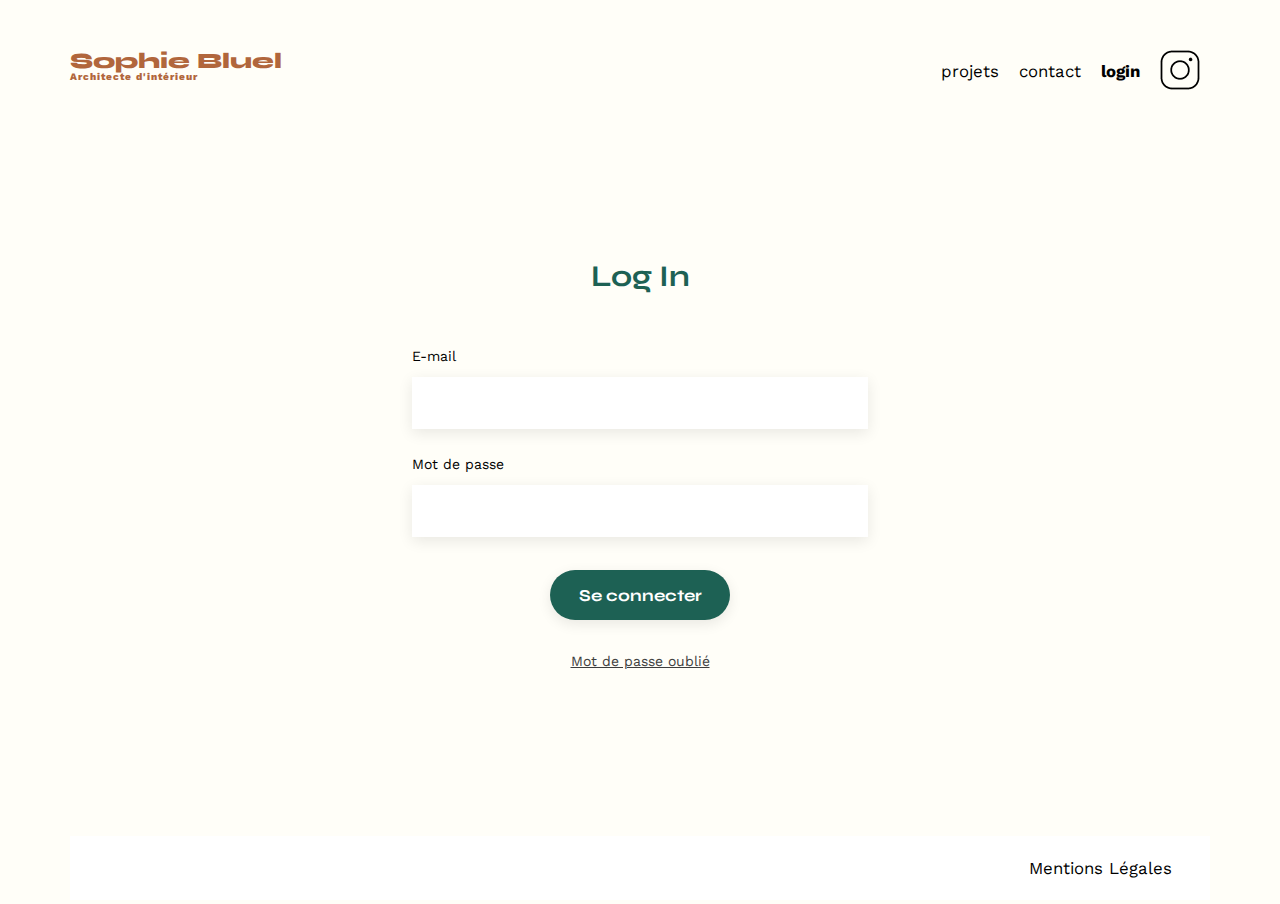
<file: FrontEnd/login.html>
<!DOCTYPE html>
<html lang="fr">
<head>
	<meta charset="UTF-8">
	<title>Sophie Bluel - Architecte d'intérieur</title>
    <link rel="icon" type="image/x-icon" href="/Users/deniskoshevko/Desktop/P3 Portfolio Architecte/Portfolio-architecte-sophie-bluel-master/FrontEnd/assets/icons/favicon.png">
	<meta name="viewport" content="width=device-width, initial-scale=1.0">
	<link rel="preconnect" href="https://fonts.googleapis.com">
	<link rel="preconnect" href="https://fonts.gstatic.com" crossorigin>
	<link href="https://fonts.googleapis.com/css2?family=Syne:wght@700;800&family=Work+Sans&display=swap" rel="stylesheet">
	<meta name="description" content="">
	<link rel="stylesheet" href="./assets/style.css">
</head>
<body id="flex-body">
    <header id="header-login">
        <a href="./index.html"><h1>Sophie Bluel<span>Architecte d'intérieur</span></h1></a>
        <nav>
            <ul>
                <li><a href="./index.html">projets</a></li>
                <li><a href="./index.html#contact">contact</a></li>
                <li><a href="./login.html" class="selected-page">login</a></li>
                <li><img src="./assets/icons/instagram.png" alt="Instagram"></li>
            </ul>
        </nav>
    </header>
    <main>
        <section id="connection">
            <h2>Log In</h2>
            <form name="login" method="post" id="login">
                <label for="email">E-mail</label>
                <input type="email" name="email" id="email">
                <label for="password">Mot de passe</label>
                <input type="password" name="password" id="password">
                <input type="submit" value="Se connecter" id="connection-btn">
            </form>
            <a href="" id="forgotten-password">Mot de passe oublié</a>
        </section>
    </main>
    <footer>
        <nav>
            <ul>
                <li>Mentions Légales</li>
            </ul>
        </nav>
    </footer>
    <script src="assets/login.js"></script>
</body>
</html>
</file>
<file: FrontEnd/assets/style.css>
/* http://meyerweb.com/eric/tools/css/reset/
   v2.0 | 20110126
   License: none (public domain)
*/

html, body, div, span, applet, object, iframe,
h1, h2, h3, h4, h5, h6, p, blockquote, pre,
a, abbr, acronym, address, big, cite, code,
del, dfn, em, img, ins, kbd, q, s, samp,
small, strike, strong, sub, sup, tt, var,
b, u, i, center,
dl, dt, dd, ol, ul, li,
fieldset, form, label, legend,
table, caption, tbody, tfoot, thead, tr, th, td,
article, aside, canvas, details, embed,
figure, figcaption, footer, header, hgroup,
menu, nav, output, ruby, section, summary,
time, mark, audio, video {
	margin: 0;
	padding: 0;
	border: 0;
	font-size: 100%;
	font: inherit;
	vertical-align: baseline;
}
/* HTML5 display-role reset for older browsers */
article, aside, details, figcaption, figure,
footer, header, hgroup, menu, nav, section {
	display: block;
}
body {
	line-height: 1;
	position: relative;
}
ol, ul {
	list-style: none;
}
blockquote, q {
	quotes: none;
}
blockquote:before, blockquote:after,
q:before, q:after {
	content: '';
	content: none;
}
table {
	border-collapse: collapse;
	border-spacing: 0;
}
a{
	text-decoration: none;
	color: unset;
}
/** end reset css**/
body {
	max-width: 1140px;
	margin:auto;
	font-family: 'Work Sans' ;
	font-size: 14px;
	background-color: #FFFEF8;
}
header {
	display: flex;
	justify-content: space-between;
	margin: 50px 0
}
section {
	margin: 50px 0
}

h1{
	display: flex;
	flex-direction: column;
	font-family: 'Syne';
	font-size: 22px;
	font-weight: 800;
	color: #B1663C;
}

h1 > span {
	font-family: 'Work Sans';
	font-size:10px;
	letter-spacing: 0.1em;
}

h2{
	font-family: 'Syne';
	font-weight: 700;
	font-size: 30px;
	color: #1D6154;
}
nav ul {
	display: flex;
	align-items: center;
	list-style-type: none;

}
nav li {
	padding: 0 10px;
	font-size: 1.2em;
}
li:hover {
	color: #B1663C;
}
#introduction {
	display: flex;
	align-items: center;
}
#introduction figure {
	flex: 1;
}
#introduction img {
	display: block;
	margin: auto;
	width: 80%;
}

#introduction article {
	flex: 1;
}
#introduction h2 {
	margin-bottom: 1em;
}

#introduction p {
	margin-bottom: 0.5em;
}
#portfolio h2 {
	text-align: center;
	margin-bottom: 1em;
}
.gallery {
	width: 100%;
	display: grid;
	grid-template-columns: 1fr 1fr 1fr;
	grid-column-gap: 20px;
	grid-row-gap: 20px;
}

.gallery img {
	width: 100%;

}
#contact {
	width: 50%;
	margin: auto;
}
#contact > * {
	text-align: center;

}
#contact h2{
	margin-bottom: 20px;
}
#contact form {
	text-align: left;
	margin-top: 30px;
	display: flex;
	flex-direction: column;
}

#contact input {
	height: 50px;
	font-size: 1.2em;
	border: none;
	box-shadow: 0px 4px 14px rgba(0, 0, 0, 0.09);
}
#contact label {
	margin: 2em 0 1em 0;
}
#contact textarea {
	border: none;
	box-shadow: 0px 4px 14px rgba(0, 0, 0, 0.09);
}

input[type="submit"]{
	font-family: 'Syne';
	font-weight: 700;
	color: white;
	background-color: #1D6154;
	margin : 2em auto ;
	width: 180px;
	text-align: center;
	border-radius: 60px ;
}
input[type="submit"]:hover{
	cursor: pointer;
}

.selected-page{
	font-weight: bold;
}

footer{
	display: flex;
	align-items: center;
	justify-content: end;
	background-color: white;
	height: 4rem;
}
footer nav ul {
	display: flex;
	justify-content: flex-end;
	margin: 2em
}
#connection{
	width: 40%;
	margin: auto;
	text-align: center;
}
#connection h2{
	margin-bottom: 30px;
}
#connection form {
	text-align: left;
	margin-top: 30px;
	display: flex;
	flex-direction: column;
}
#connection input {
	height: 50px;
	font-size: 1.2em;
	border: none;
	box-shadow: 0px 4px 14px rgba(0, 0, 0, 0.09);
}
#connection label {
	margin: 2em 0 1em 0;
}
#forgotten-password{
	color: #3D3D3D;
	text-decoration: underline;
}
#flex-body{
	height: 100vh;
	display: flex;
	flex-direction: column;
	justify-content: space-between;
}
#header-login{
	margin-bottom: 0;
}

.filters-container{
	margin: 3rem;
	gap: 10px;
	display: flex;
	justify-content: center;
}
.filters{
	height: 2rem;
	background-color: transparent;
	border: 1px solid #1D6154;
	border-radius: 60px;
	font-family: 'Syne';
	font-weight: 700;
	font-size: 16px;
	color: #1D6154;
	padding: 0 15px;
}
.filters:hover{
	cursor: pointer;
	color: white;
	background-color: #1D6154;
}
.active{
	color: white;
	background-color: #1D6154;
}

.change-title{
	position: relative;
}
#change-works-btn{
	position: absolute;
	top: 10px;
	right: 30%;
}
.fa-regular{
	font-size: 1em;
	color: #000000;
}
.modal{
	position: fixed;
	display: flex;
	align-items: center;
	justify-content: center;
	top: 0;
	left: 0;
	width: 100%;
	height: 100%;
	background: rgba(0, 0, 0, 0.8);
	animation: fadeIn .5s both;
}
.modal-wrapper{
	display: flex;
	flex-direction: column;
	overflow: auto;
	width: 600px;
	max-width: calc(100vw - 20px);
	max-height: calc(100vh - 20px);
	padding: 20px;
	background-color: #fff;
	border-radius: 10px;
}
.modal[aria-hidden="true"]{
	animation-name: fadeOut;
}
.modal-wrapper input[type="submit"]{
	align-self: center;
	width: 250px;
	height: 40px;
	font-size: 1em;
	font-weight: 700;
	border: none;
	box-shadow: 0px 4px 14px rgba(0, 0, 0, 0.09);
}
.modal-navigation{
	display: flex;
	justify-content: space-between;
}
.modal-close-btn p{
	display: none;
}
.modal-return-btn p{
	display: none;
}
.fa-solid{
	cursor: pointer;
	font-size: 1.6em;
}
.title-modal{
	align-self: center;
	font-size: 1.8em;
	margin-bottom: 30px;
}
#delete-modal-btn{
	align-self: center;
	font-family: 'Syne';
	font-weight: 400;
	color: #D65353;
	margin-bottom: 20px;
}
#modal-gallery{
	display: grid;
	grid-template-columns: 1fr 1fr 1fr 1fr 1fr;
	gap: 5px;
	margin: 0 100px;
	padding-bottom: 40px;
	border-bottom: 1px solid #B3B3B3;
}
#modal-gallery img{
	width: 100%;
}
.miniature-works{
	position: relative;
}
.trashcan{
	cursor: pointer;
	display: flex;
	justify-content: center;
	align-items: center;
	filter: invert(100%);
	background-color: #fff;
	padding: 3px 5px;
	border-radius: 2px;
	position: absolute;
	width: 10% !important;
	right: 5px;
	top: 5px;
}
.fa-trash-can{
	font-size: 0.7rem;
}
#add-work-form{
	display: flex;
	flex-direction: column;
	margin: 0 100px;
}
#separation-line{
	width: 100%;
	height: 1px;
	background-color: #B3B3B3;
	border: none;
}
#custom-image-upload{
	position: relative;
	display: flex;
	flex-direction: column;
	justify-content: center;
	align-items: center;
	width: 100%;
	height: 170px;
	background-color: #E8F1F6;
	border-radius: 3px;
	margin-bottom: 30px;
}
#custom-image-upload label{
	cursor: pointer;
	background-color: #CBD6DC;
	border-radius: 50px;
	color: #306685;
	padding: 10px 30px;
	margin: 20px 0 5px 0 !important;
}
#custom-image-upload label:hover{
	background-color: #306685;
	color: #CBD6DC;
}
#custom-image-upload input{
	display: none;
}
#output-image{
	position: absolute;
	height: 100%;
	object-fit: cover;
	padding: 0 50px;
	background-color: #E8F1F6;
}
#custom-image-upload p{
	font-size: 10px;
	font-weight: 400;
	color: #444444;
}
.fa-image{
	font-size: 5em;
	color: #B9C5CC;
}
#add-work-form label{
	margin-bottom: 10px;
}
#add-work-form input[type="text"], select{
	width: 100%;
	height: 50px;
	padding: 0;
	margin-bottom: 20px;
	font-size: 1.2em;
	border: none;
	box-shadow: 0px 4px 14px rgba(0, 0, 0, 0.09);
	background-color: #fff;
}
#add-work-form select{
	-webkit-appearance: none;
	-moz-appearance: none;
	appearance: none;
	background: url("/FrontEnd/assets/icons/down-arrow-icon.png") 96% / 5% no-repeat;
}

.headband{
	position: fixed;
	width: 100vw;
	top: 0px;
	left: 0px;
	background-color: #000000;
	height: 60px;
	display: flex;
	justify-content: center;
	align-items: center;
	z-index: 10;
}
.edition-mode{
	cursor: pointer;
	display: flex;
	margin-right: 1rem;
}
.edition-mode p{
	color: #fff;
	margin-left: 0.3rem;
}
.publish-button{
	cursor: pointer;
	background-color: #fff;
	border-radius: 60px;
	padding: 10px 20px;
}
@keyframes fadeIn {
	from { opacity: 0; }
	to { opacity: 1; }
}
@keyframes fadeOut {
	from { opacity: 1; }
	to { opacity: 0; }
}
</file>
